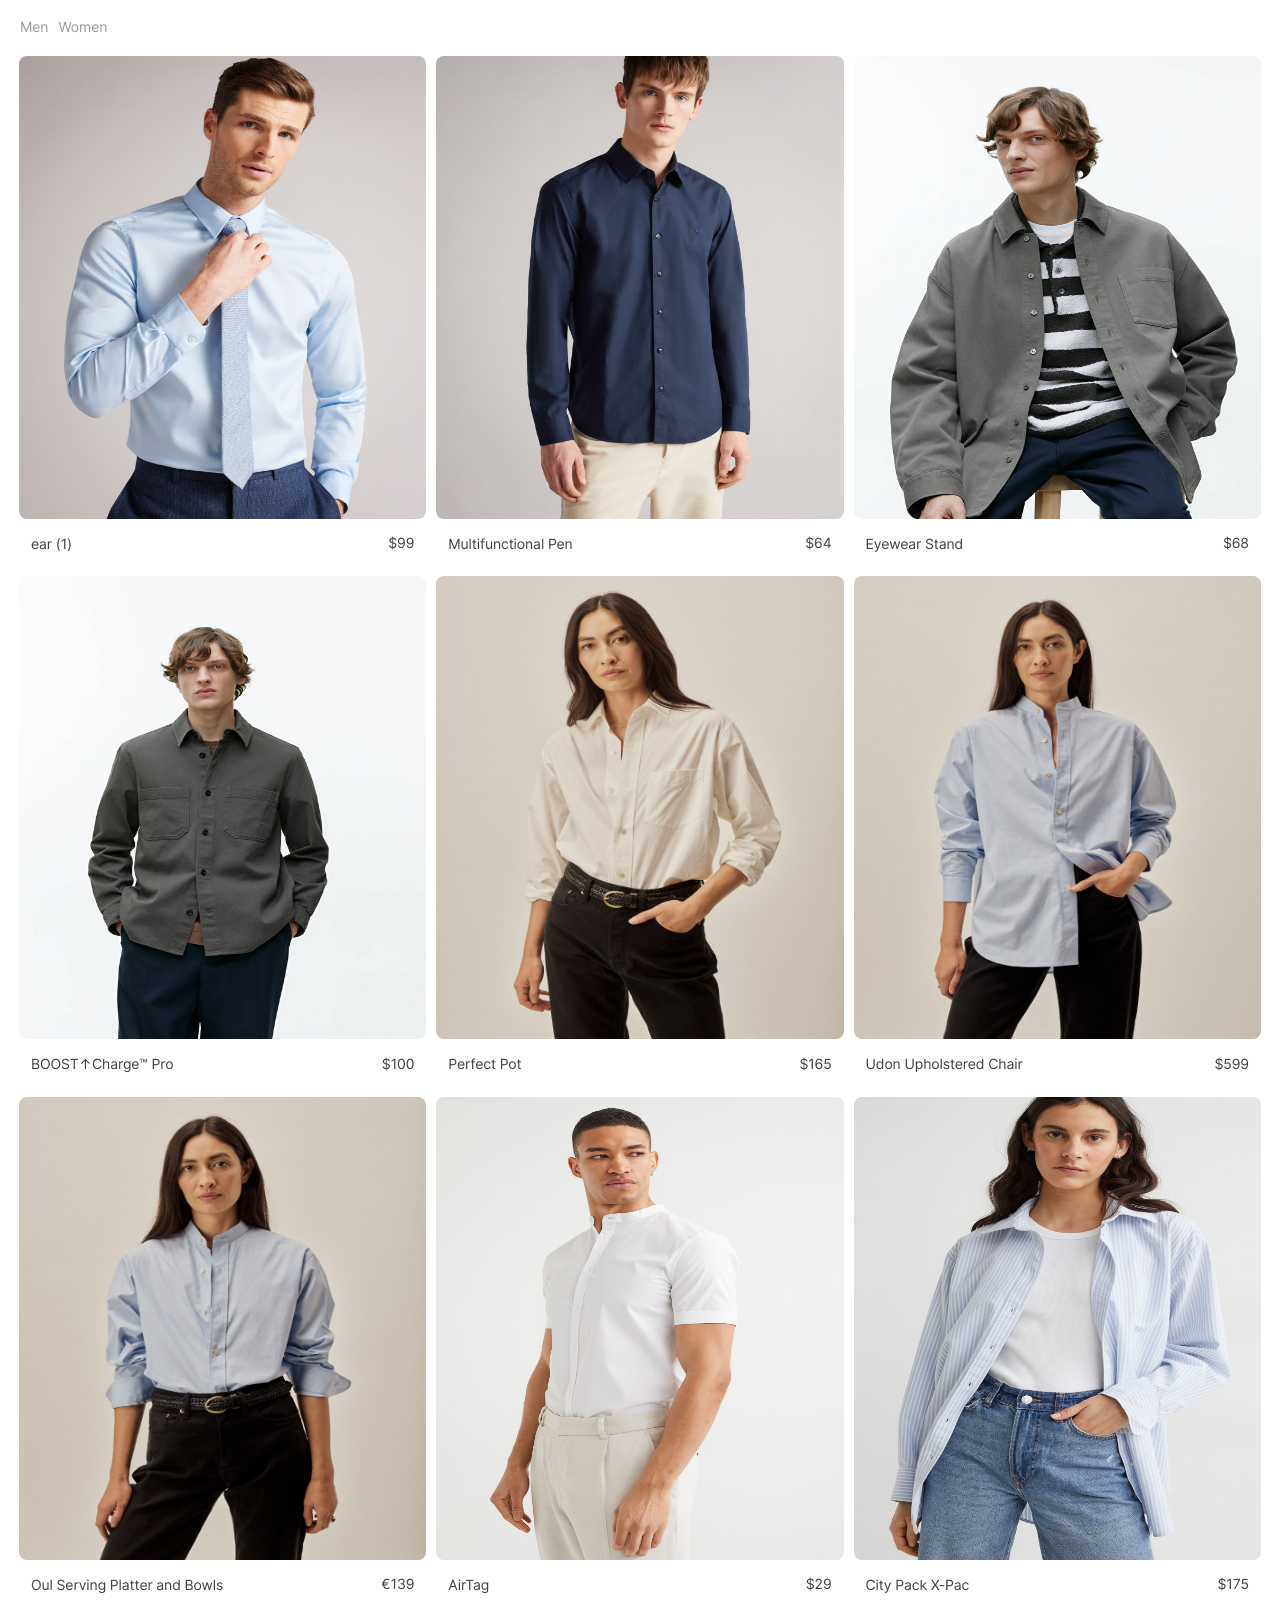
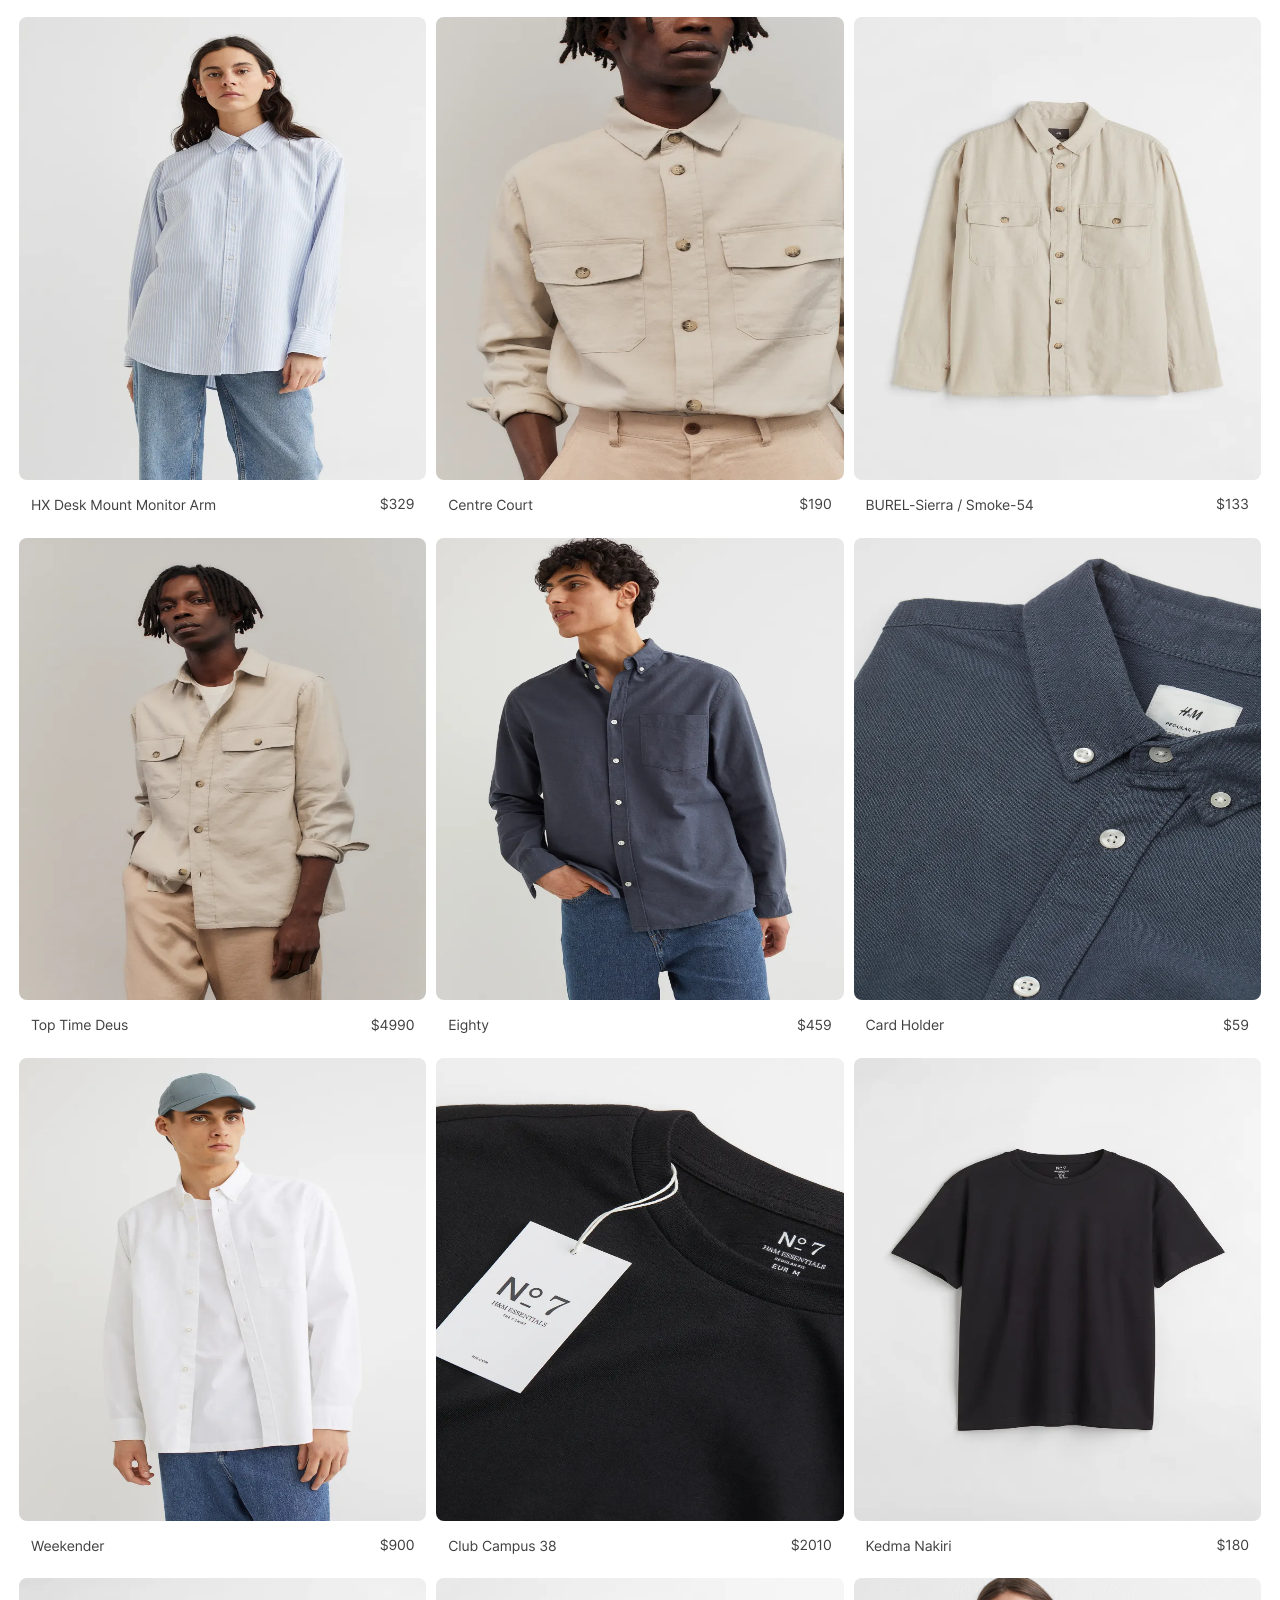
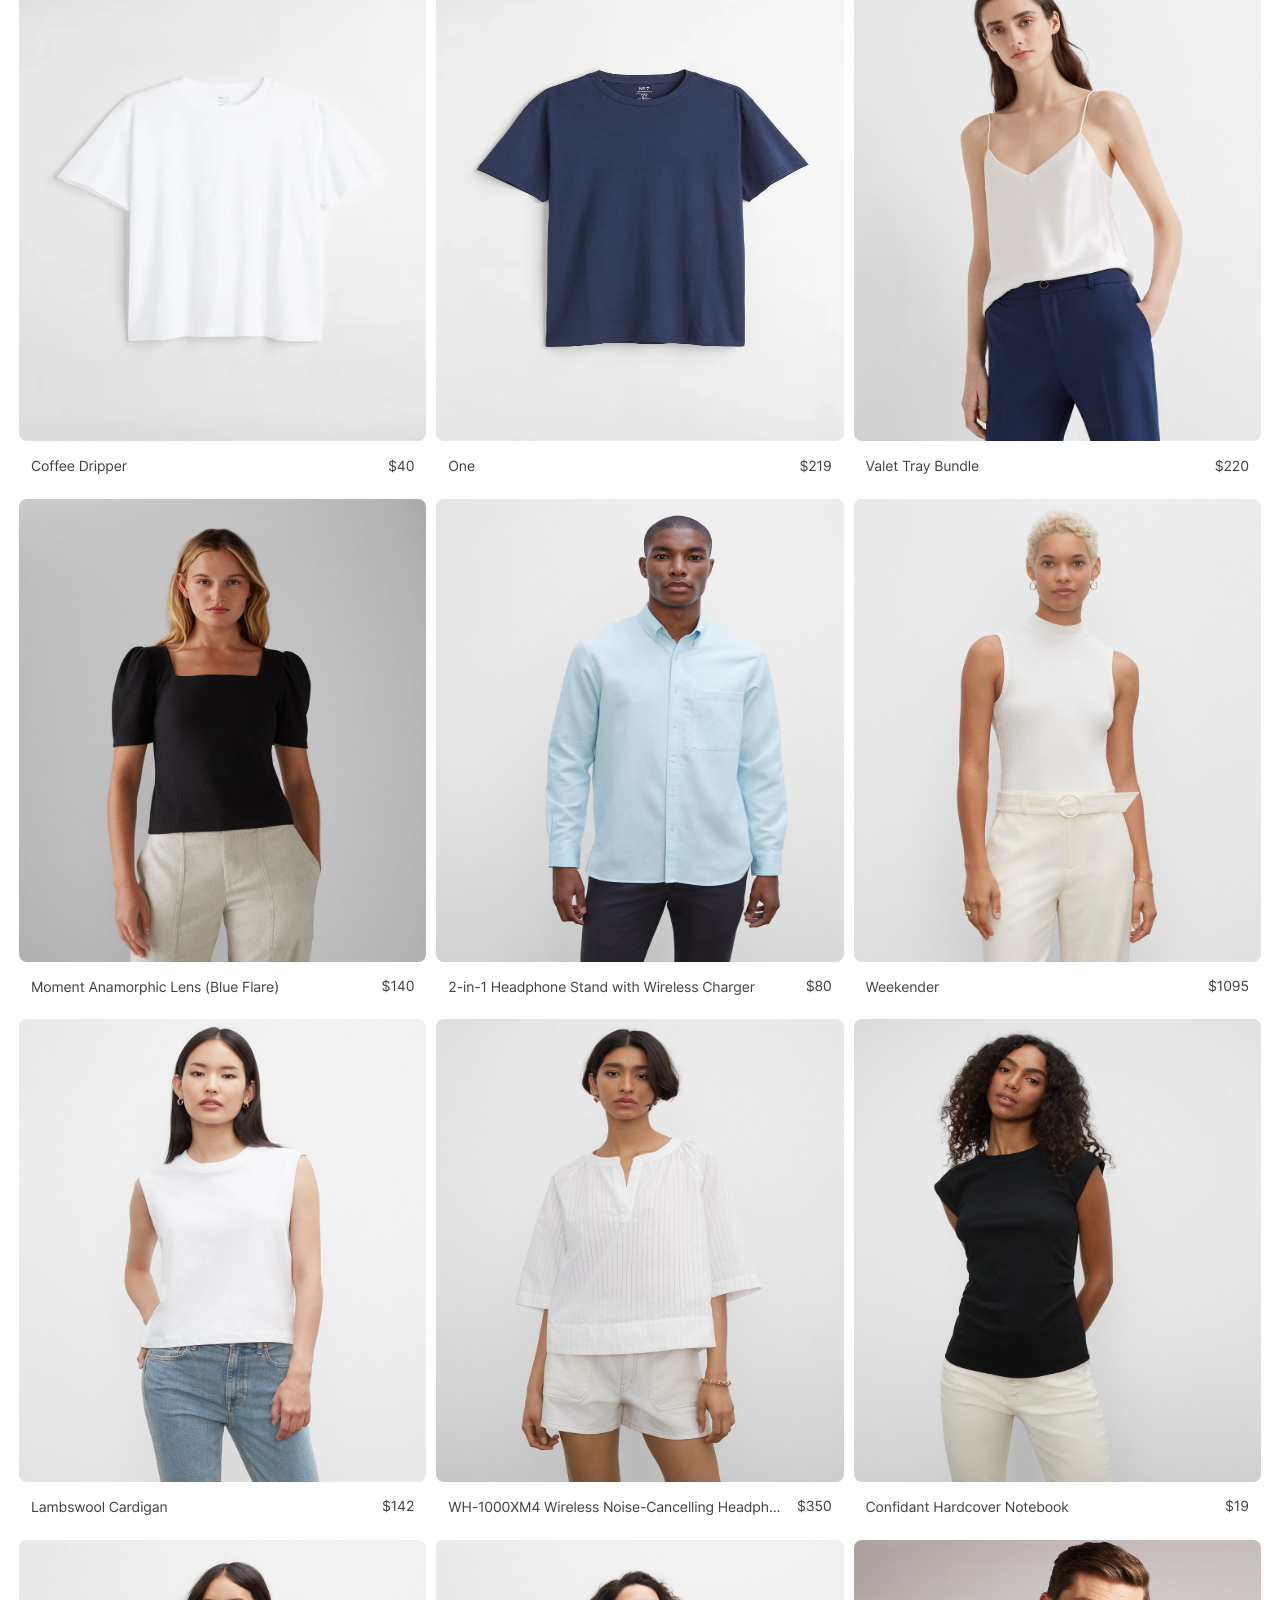
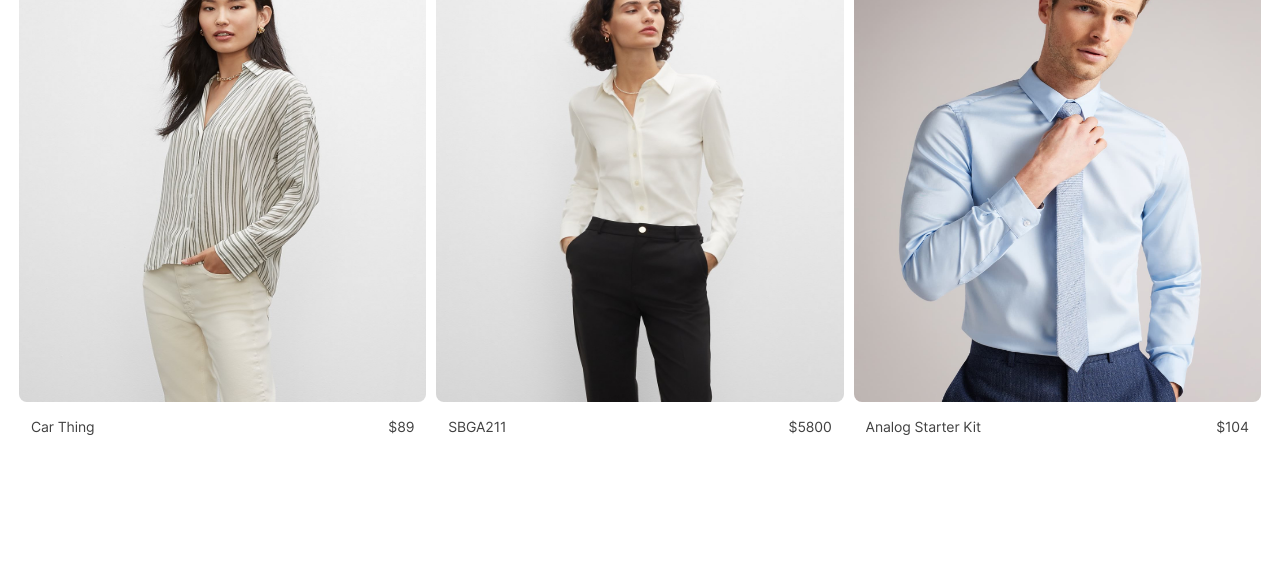
<file: men.html>
<!DOCTYPE html>
<html>
  <meta
    http-equiv="content-type"
    content="text/html;charset=utf-8"
  />
  <head>
    <title>Men Collection | Montbelard</title>
    <meta name="viewport" content="width=device-width,initial-scale=1" />
    <link rel="icon" type="image/x-icon" href="./assets/favicon.png" />

    <meta name="csrf-param" content="authenticity_token" />
    <meta
      name="csrf-token"
      content="CmIJMmzF8DgynRPpnDhOrdOayxykBBYrL_bOk3QIuBf1Qo-Gb3dn47gRqMuLcT_Z2thnuTuisHl2S_QbQWtPWA"
    />

    <meta
      name="viewport"
      content="width=device-width, initial-scale=1, maximum-scale=1"
    />
    <link
      rel="stylesheet"
      href="./assets/application-e44e84cb7a0a4700165549f7e8f2d6a50076e271dafc00f7382ab189fef6e23a.css"
      data-turbo-track="reload"
    />
    <script type="importmap" data-turbo-track="reload">
      {
        "imports": {
          "application": "/assets/application-e275d80d01554af6e4b3aa3dcc86c6331b863181478337d1ec72e869baee7b44.js",
          "@hotwired/turbo-rails": "/assets/turbo.min-96cbf52c71021ba210235aaeec4720012d2c1df7d2dab3770cfa49eea3bb09da.js",
          "@hotwired/stimulus": "/assets/stimulus.min-900648768bd96f3faeba359cf33c1bd01ca424ca4d2d05f36a5d8345112ae93c.js",
          "@hotwired/stimulus-loading": "/assets/stimulus-loading-1fc59770fb1654500044afd3f5f6d7d00800e5be36746d55b94a2963a7a228aa.js",
          "jquery": "/assets/jquery.min-58fa327d47526faff06ea7057a0022e9c42b2ca3a9aeea413f0e18176a63cd9f.js",
          "controllers/application": "/assets/controllers/application-368d98631bccbf2349e0d4f8269afb3fe9625118341966de054759d96ea86c7e.js",
          "controllers/hello_controller": "/assets/controllers/hello_controller-549135e8e7c683a538c3d6d517339ba470fcfb79d62f738a0a089ba41851a554.js",
          "controllers": "/assets/controllers/index-2db729dddcc5b979110e98de4b6720f83f91a123172e87281d5a58410fc43806.js",
          "controllers/turbo_modal_controller": "/assets/controllers/turbo_modal_controller-f3888fddb4148f8e688804b384c1b8f020ccfa213803bbcee5901eba29c617dd.js"
        }
      }
    </script>
  </head>

  <body>
    <turbo-frame id="modal"></turbo-frame>
    <header>
      <ul class="nav">
        <li><a class="text-tertiary" href="men.html">Men</a></li>
        <li>
          <a class="text-tertiary" href="women.html">Women</a>
        </li>
      </ul>
    </header>
    <div class="container">
      <turbo-frame id="page_handler"></turbo-frame>
      <div id="items" class="grid">
        <div id="item_135" class="item">
          <div class="item-inner">
            <div class="item-card">
              <span class="item-img-wrap"
              >
                <div class="img-spacer" style="width: 100% ; height: 100% ;"  >
                  <img 
                  src="Others/store/262126_PL-BLUE_1.jpg"
                  />
                </div>
              </a>
            </div>

            <div class="item-info">
              <div class="stack horizontal bulleted"></div>
              <div class="stack horizontal m-2">
                <div class="text-ellipsis">
                  <p
                    class="text-secondary"
                    >ear (1)</p
                  >
                </div>
                <div class="text-secondary">$99</div>
              </div>
            </div>
          </div>
        </div>
        <div id="item_134" class="item">
          <div class="item-inner">
            <div class="item-card">
              <span class="item-img-wrap"
              >
                <div class="img-spacer" style="width: 100% ; height: 100%;">
                  <img
                    src="Others/store/264643_NAVY_1.jpg"
                  />
                </div>
              </a>
            </div>

            <div class="item-info">
              <div class="stack horizontal bulleted"></div>
              <div class="stack horizontal m-2">
                <div class="text-ellipsis">
                  <p
                    class="text-secondary"
                    >Multifunctional Pen</a
                  >
                </div>
                <div class="text-secondary">$64</div>
              </div>
            </div>
          </div>
        </div>
        <div id="item_133" class="item">
          <div class="item-inner">
            <div class="item-card">
              <span class="item-img-wrap"
              >
                <div class="img-spacer" style="width: 100% ; height: 100%;">
                  <img
                    src="Others/store/app006prod.jpg"
                  />
                </div>
              </a>
            </div>
            <div class="item-info">
              <div class="stack horizontal bulleted"></div>
              <div class="stack horizontal m-2">
                <div class="text-ellipsis">
                  <p
                    class="text-secondary"
                    >Eyewear Stand</a
                  >
                </div>
                <div class="text-secondary">$68</div>
              </div>
            </div>
          </div>
        </div>
        <div id="item_132" class="item">
          <div class="item-inner">
            <div class="item-card">
              <span class="item-img-wrap"
              >
                <div class="img-spacer" style="width: 100%; height: 100%;">
                  <img
                    src="Others/store/arket.jpg"
                  />
                </div>
              </a>
            </div>
            <div class="item-info">
              <div class="stack horizontal bulleted"></div>
              <div class="stack horizontal m-2">
                <div class="text-ellipsis">
                  <p
                    class="text-secondary"
                    >BOOST↑Charge™ Pro</a
                  >
                </div>
                <div class="text-secondary">$100</div>
              </div>
            </div>
          </div>
        </div>
        <div id="item_131" class="item">
          <div class="item-inner">
            <div class="item-card">
              <span class="item-img-wrap"
              >
                <div class="img-spacer" style="width: 100% ; height: 100%;">
                  <img
                    src="Others/store/BW13116.529WHT_2892.jpg"
                  />
                </div>
              </a>
            </div>
            <div class="item-info">
              <div class="stack horizontal bulleted"></div>
              <div class="stack horizontal m-2">
                <div class="text-ellipsis">
                  <p
                    class="text-secondary"
                    >Perfect Pot</a
                  >
                </div>
                <div class="text-secondary">$165</div>
              </div>
            </div>
          </div>
        </div>
        <div id="item_130" class="item">
          <div class="item-inner">
            <div class="item-card">
              <span class="item-img-wrap"
              >
                <div class="img-spacer" style="width: 100% ; height: 100%;">
                  <img
                    src="Others/store/BW13141.529FRB_1745.jpg"
                  />
                </div>
              </a>
            </div>
            <div class="item-info">
              <div class="stack horizontal bulleted"></div>
              <div class="stack horizontal m-2">
                <div class="text-ellipsis">
                  <p
                    class="text-secondary"
                    >Udon Upholstered Chair</a
                  >
                </div>
                <div class="text-secondary">$599</div>
              </div>
            </div>
          </div>
        </div>
        <div id="item_129" class="item">
          <div class="item-inner">
            <div class="item-card">
              <span class="item-img-wrap"
              >
                <div class="img-spacer" style="width: 100% ; height: 100%;">
                  <img
                    src="Others/store/BW13141.529FRB_1825.jpg"
                  />
                </div>
              </a>
            </div>
            <div class="item-info">
              <div class="stack horizontal bulleted"></div>
              <div class="stack horizontal m-2">
                <div class="text-ellipsis">
                  <p
                    class="text-secondary"
                    >Oul Serving Platter and Bowls</a
                  >
                </div>
                <div class="text-secondary">€139</div>
              </div>
            </div>
          </div>
        </div>
        <div id="item_128" class="item">
          <div class="item-inner">
            <div class="item-card">
              <span class="item-img-wrap"
              >
                <div class="img-spacer" style="width: 100% ; height: 100%;">
                  <img
                    src="Others/store/h&m.jpg"
                  />
                </div>
              </a>
            </div>
            <div class="item-info">
              <div class="stack horizontal bulleted"></div>
              <div class="stack horizontal m-2">
                <div class="text-ellipsis">
                  <p
                    class="text-secondary"
                    >AirTag</a
                  >
                </div>
                <div class="text-secondary">$29</div>
              </div>
            </div>
          </div>
        </div>
        <div id="item_127" class="item">
          <div class="item-inner">
            <div class="item-card">
              <span class="item-img-wrap"
              >
                <div class="img-spacer" style="width: 100% ; height: 100%;">
                  <img
                    src="Others/store/hm1.jpg"
                  />
                </div>
              </a>
            </div>
            <div class="item-info">
              <div class="stack horizontal bulleted"></div>
              <div class="stack horizontal m-2">
                <div class="text-ellipsis">
                  <p
                    class="text-secondary"
                    >City Pack X-Pac</a
                  >
                </div>
                <div class="text-secondary">$175</div>
              </div>
            </div>
          </div>
        </div>
        <div id="item_126" class="item">
          <div class="item-inner">
            <div class="item-card">
              <span class="item-img-wrap"
              >
                <div class="img-spacer" style="width: 100% ; height: 100%;">
                  <img
                    src="Others/store/hm2.webp"
                  />
                </div>
              </a>
            </div>
            <div class="item-info">
              <div class="stack horizontal bulleted"></div>
              <div class="stack horizontal m-2">
                <div class="text-ellipsis">
                  <p
                    class="text-secondary"
                    >HX Desk Mount Monitor Arm</a
                  >
                </div>
                <div class="text-secondary">$329</div>
              </div>
            </div>
          </div>
        </div>
        <div id="item_124" class="item">
          <div class="item-inner">
            <div class="item-card">
              <span class="item-img-wrap"
              >
                <div class="img-spacer" style="width: 100% ; height: 100%;">
                  <img
                    src="Others/store/hm3.webp"
                  />
                </div>
              </a>
            </div>
            <div class="item-info">
              <div class="stack horizontal bulleted"></div>
              <div class="stack horizontal m-2">
                <div class="text-ellipsis">
                  <p
                    class="text-secondary"
                    >Centre Court</a
                  >
                </div>
                <div class="text-secondary">$190</div>
              </div>
            </div>
          </div>
        </div>
        <div id="item_123" class="item">
          <div class="item-inner">
            <div class="item-card">
              <span class="item-img-wrap"
              >
                <div class="img-spacer" style="width: 100% ; height: 100%;">
                  <img
                    src="Others/store/hm4.webp"
                  />
                </div>
              </a>
            </div>
            <div class="item-info">
              <div class="stack horizontal bulleted"></div>
              <div class="stack horizontal m-2">
                <div class="text-ellipsis">
                  <p
                    class="text-secondary"
                    >BUREL-Sierra / Smoke-54</a
                  >
                </div>
                <div class="text-secondary">$133</div>
              </div>
            </div>
          </div>
        </div>
        <div id="item_122" class="item">
          <div class="item-inner">
            <div class="item-card">
              <span class="item-img-wrap"
              >
                <div class="img-spacer" style="width: 100% ; height: 100%;">
                  <img
                    src="Others/store/hm5.webp"
                  />
                </div>
              </a>
            </div>
            <div class="item-info">
              <div class="stack horizontal bulleted">
              </div>
              <div class="stack horizontal m-2">
                <div class="text-ellipsis">
                  <p
                    class="text-secondary"
                    >Top Time Deus</a
                  >
                </div>
                <div class="text-secondary">$4990</div>
              </div>
            </div>
          </div>
        </div>
        <div id="item_121" class="item">
          <div class="item-inner">
            <div class="item-card">
              <span class="item-img-wrap"
              >
                <div class="img-spacer" style="width: 100% ; height: 100%;">
                  <img
                    src="Others/store/hm6.webp"
                  />
                </div>
              </a>
            </div>
            <div class="item-info">
              <div class="stack horizontal bulleted"></div>
              <div class="stack horizontal m-2">
                <div class="text-ellipsis">
                  <p
                    class="text-secondary"
                    >Eighty</a
                  >
                </div>
                <div class="text-secondary">$459</div>
              </div>
            </div>
          </div>
        </div>
        <div id="item_120" class="item">
          <div class="item-inner">
            <div class="item-card">
              <span class="item-img-wrap"
              >
                <div class="img-spacer" style="width: 100% ; height: 100%;">
                  <img
                    src="Others/store/hm7.webp"
                  />
                </div>
              </a>
            </div>
            <div class="item-info">
              <div class="stack horizontal bulleted"></div>
              <div class="stack horizontal m-2">
                <div class="text-ellipsis">
                  <p
                    class="text-secondary"
                    >Card Holder</a
                  >
                </div>
                <div class="text-secondary">$59</div>
              </div>
            </div>
          </div>
        </div>
        <div id="item_119" class="item">
          <div class="item-inner">
            <div class="item-card">
              <span class="item-img-wrap"
              >
                <div class="img-spacer" style="width: 100% ; height: 100%;">
                  <img
                    src="Others/store/hm8.webp"
                  />
                </div>
              </a>
            </div>
            <div class="item-info">
              <div class="stack horizontal bulleted"></div>
              <div class="stack horizontal m-2">
                <div class="text-ellipsis">
                  <p
                    class="text-secondary"
                    >Weekender</a
                  >
                </div>
                <div class="text-secondary">$900</div>
              </div>
            </div>
          </div>
        </div>
        <div id="item_118" class="item">
          <div class="item-inner">
            <div class="item-card">
              <span class="item-img-wrap"
              >
                <div class="img-spacer" style="width: 100% ; height: 100%;">
                  <img
                    src="Others/store/hm9.webp"
                  />
                </div>
              </a>
            </div>
            <div class="item-info">
              <div class="stack horizontal bulleted"></div>
              <div class="stack horizontal m-2">
                <div class="text-ellipsis">
                  <p
                    class="text-secondary"
                    >Club Campus 38</a
                  >
                </div>
                <div class="text-secondary">$2010</div>
              </div>
            </div>
          </div>
        </div>
        <div id="item_116" class="item">
          <div class="item-inner">
            <div class="item-card">
              <span class="item-img-wrap"
              >
                <div class="img-spacer" style="width: 100% ; height: 100%;">
                  <img
                    src="Others/store/hm10.webp"
                  />
                </div>
              </a>
            </div>
            <div class="item-info">
              <div class="stack horizontal bulleted"></div>
              <div class="stack horizontal m-2">
                <div class="text-ellipsis">
                  <p
                    class="text-secondary"
                    >Kedma Nakiri</a
                  >
                </div>
                <div class="text-secondary">$180</div>
              </div>
            </div>
          </div>
        </div>
        <div id="item_115" class="item">
          <div class="item-inner">
            <div class="item-card">
              <span class="item-img-wrap"
              >
                <div class="img-spacer" style="width: 100% ; height: 100%;">
                  <img
                    src="Others/store/hm11.webp"
                  />
                </div>
              </a>
            </div>
            <div class="item-info">
              <div class="stack horizontal bulleted"></div>
              <div class="stack horizontal m-2">
                <div class="text-ellipsis">
                  <p
                    class="text-secondary"
                    >Coffee Dripper</a
                  >
                </div>
                <div class="text-secondary">$40</div>
              </div>
            </div>
          </div>
        </div>
        <div id="item_114" class="item">
          <div class="item-inner">
            <div class="item-card">
              <span class="item-img-wrap"
              >
                <div class="img-spacer" style="width: 100% ; height: 100%;">
                  <img
                    src="Others/store/hm12.webp"
                  />
                </div>
              </a>
            </div>
            <div class="item-info">
              <div class="stack horizontal bulleted"></div>
              <div class="stack horizontal m-2">
                <div class="text-ellipsis">
                  <p
                    class="text-secondary"
                    >One</a
                  >
                </div>
                <div class="text-secondary">$219</div>
              </div>
            </div>
          </div>
        </div>
        <div id="item_113" class="item">
          <div class="item-inner">
            <div class="item-card">
              <span class="item-img-wrap"
              >
                <div class="img-spacer" style="width: 100% ; height: 100%;">
                  <img
                    src="Others/store/s7-1365363_lifestyle.jpg"
                  />
                </div>
              </a>
            </div>
            <div class="item-info">
              <div class="stack horizontal bulleted"></div>
              <div class="stack horizontal m-2">
                <div class="text-ellipsis">
                  <p
                    class="text-secondary"
                    >Valet Tray Bundle</a
                  >
                </div>
                <div class="text-secondary">$220</div>
              </div>
            </div>
          </div>
        </div>
        <div id="item_112" class="item">
          <div class="item-inner">
            <div class="item-card">
              <span class="item-img-wrap"
              >
                <div class="img-spacer" style="width: 100% ; height: 100%;">
                  <img
                    src="Others/store/s7-1383229_lifestyle.jpg"
                  />
                </div>
              </a>
            </div>
            <div class="item-info">
              <div class="stack horizontal bulleted"></div>
              <div class="stack horizontal m-2">
                <div class="text-ellipsis">
                  <p
                    class="text-secondary"
                    >Moment Anamorphic Lens (Blue Flare)</a
                  >
                </div>
                <div class="text-secondary">$140</div>
              </div>
            </div>
          </div>
        </div>
        <div id="item_111" class="item">
          <div class="item-inner">
            <div class="item-card">
              <span class="item-img-wrap"
              >
                <div class="img-spacer" style="width: 100% ; height: 100%;">
                  <img
                    src="Others/store/s7-1406949_lifestyle.jpg"
                  />
                </div>
              </a>
            </div>
            <div class="item-info">
              <div class="stack horizontal bulleted"></div>
              <div class="stack horizontal m-2">
                <div class="text-ellipsis">
                  <p
                    class="text-secondary"
                    >2-in-1 Headphone Stand with Wireless Charger</a
                  >
                </div>
                <div class="text-secondary">$80</div>
              </div>
            </div>
          </div>
        </div>
        <div id="item_110" class="item">
          <div class="item-inner">
            <div class="item-card">
              <span class="item-img-wrap"
              >
                <div class="img-spacer" style="width: 100% ; height: 100%;">
                  <img
                    src="Others/store/s7-1409878_lifestyle.jpg"
                  />
                </div>
              </a>
            </div>
            <div class="item-info">
              <div class="stack horizontal bulleted"></div>
              <div class="stack horizontal m-2">
                <div class="text-ellipsis">
                  <p
                    class="text-secondary"
                    >Weekender</a
                  >
                </div>
                <div class="text-secondary">$1095</div>
              </div>
            </div>
          </div>
        </div>
        <div id="item_109" class="item">
          <div class="item-inner">
            <div class="item-card">
              <span class="item-img-wrap"
              >
                <div class="img-spacer" style="width: 100% ; height: 100%;">
                  <img
                    src="Others/store/s7-1421579_lifestyle.jpg"
                  />
                </div>
              </a>
            </div>
            <div class="item-info">
              <div class="stack horizontal bulleted"></div>
              <div class="stack horizontal m-2">
                <div class="text-ellipsis">
                  <p
                    class="text-secondary"
                    >Lambswool Cardigan</a
                  >
                </div>
                <div class="text-secondary">$142</div>
              </div>
            </div>
          </div>
        </div>
        <div id="item_108" class="item">
          <div class="item-inner">
            <div class="item-card">
              <span class="item-img-wrap"
              >
                <div class="img-spacer" style="width: 100% ; height: 100%;">
                  <img
                    src="Others/store/s7-1421615_lifestyle.jpg"
                  />
                </div>
              </a>
            </div>
            <div class="item-info">
              <div class="stack horizontal bulleted"></div>
              <div class="stack horizontal m-2">
                <div class="text-ellipsis">
                  <p
                    class="text-secondary"
                    >WH-1000XM4 Wireless Noise-Cancelling Headphones</a
                  >
                </div>
                <div class="text-secondary">$350</div>
              </div>
            </div>
          </div>
        </div>
        <div id="item_107" class="item">
          <div class="item-inner">
            <div class="item-card">
              <span class="item-img-wrap"
              >
                <div class="img-spacer" style="width: 100% ; height: 100%;">
                  <img
                    src="Others/store/s7-1426487_lifestyle.jpg"
                  />
                </div>
              </a>
            </div>
            <div class="item-info">
              <div class="stack horizontal bulleted"></div>
              <div class="stack horizontal m-2">
                <div class="text-ellipsis">
                  <p
                    class="text-secondary"
                    >Confidant Hardcover Notebook</a
                  >
                </div>
                <div class="text-secondary">$19</div>
              </div>
            </div>
          </div>
        </div>
        <div id="item_106" class="item">
          <div class="item-inner">
            <div class="item-card">
              <span class="item-img-wrap"
              >
                <div class="img-spacer" style="width: 100% ; height: 100%;">
                  <img
                    src="Others/store/s7-1431349_lifestyle.jpg"
                  />
                </div>
              </a>
            </div>
            <div class="item-info">
              <div class="stack horizontal bulleted"></div>
              <div class="stack horizontal m-2">
                <div class="text-ellipsis">
                  <p
                    class="text-secondary"
                    >Car Thing</a
                  >
                </div>
                <div class="text-secondary">$89</div>
              </div>
            </div>
          </div>
        </div>
        <div id="item_105" class="item">
          <div class="item-inner">
            <div class="item-card">
              <span class="item-img-wrap"
              >
                <div class="img-spacer" style="width: 100% ; height: 100%;">
                  <img
                    src="Others/store/s7-1441760_lifestyle.jpg"
                  />
                </div>
              </a>
            </div>
            <div class="item-info">
              <div class="stack horizontal bulleted"></div>
              <div class="stack horizontal m-2">
                <div class="text-ellipsis">
                  <p
                    class="text-secondary"
                    >SBGA211</a
                  >
                </div>
                <div class="text-secondary">$5800</div>
              </div>
            </div>
          </div>
        </div>
        <div id="item_104" class="item">
          <div class="item-inner">
            <div class="item-card">
              <span class="item-img-wrap"
              >
                <div class="img-spacer" style="width: 100% ; height: 100%;">
                  <img
                    src="Others/store/262126_PL-BLUE_1.jpg"
                  />
                </div>
              </a>
            </div>
            <div class="item-info">
              <div class="stack horizontal bulleted"></div>
              <div class="stack horizontal m-2">
                <div class="text-ellipsis">
                  <p
                    class="text-secondary"
                    >Analog Starter Kit</a
                  >
                </div>
                <div class="text-secondary">$104</div>
              </div>
            </div>
          </div>
        </div>
      </div>
    </div>
  </body>

  
</html>
</file>
<file: assets/application-e44e84cb7a0a4700165549f7e8f2d6a50076e271dafc00f7382ab189fef6e23a.css>
html,
body {
  height: 100%;
}
html,
body,
div,
span,
applet,
object,
iframe,
h1,
h2,
h3,
h4,
h5,
h6,
p,
blockquote,
pre,
a,
abbr,
acronym,
address,
big,
cite,
code,
del,
dfn,
em,
img,
ins,
kbd,
q,
s,
samp,
small,
strike,
strong,
sub,
sup,
tt,
var,
b,
u,
i,
center,
dl,
dt,
dd,
ol,
ul,
li,
fieldset,
form,
label,
legend,
table,
caption,
tbody,
tfoot,
thead,
tr,
th,
td,
article,
aside,
canvas,
details,
embed,
figure,
figcaption,
footer,
header,
hgroup,
menu,
nav,
output,
ruby,
section,
summary,
time,
mark,
audio,
video {
  margin: 0;
  padding: 0;
  border: 0;
  font-size: 100%;
  font: inherit;
  vertical-align: baseline;
}
article,
aside,
details,
figcaption,
figure,
footer,
header,
hgroup,
menu,
nav,
section {
  display: block;
}
body {
  line-height: 1;
}
ol,
ul {
  list-style: none;
}
blockquote,
q {
  quotes: none;
}
blockquote:before,
blockquote:after,
q:before,
q:after {
  content: "";
  content: none;
}
table {
  border-collapse: collapse;
  border-spacing: 0;
}
@font-face {
  font-family: "Inter";
  font-style: normal;
  font-weight: 400;
  font-display: swap;
  src: url(Inter-Regular-4d3af571c1eaf96e1e58f88a158ff9107e7aa77e5dce7f5e30cea5d7149c6f703535.woff2?v=3.19)
    format("woff2");
}
@font-face {
  font-family: "Inter";
  font-style: italic;
  font-weight: 400;
  font-display: swap;
  src: url(Inter-Italic-84f92323132b38ed1874f8bd8627ec9f4e76192a9e44a7b58cc95d33360400323535.woff2?v=3.19)
    format("woff2");
}
.mask-primary {
  background: black;
}
.mask-secondary {
  background: rgba(0, 0, 0, 0.75);
}
.mask-tertiary {
  background: rgba(0, 0, 0, 0.4);
}
.mask-ui-white {
  background: #ffffff;
}
.mask-ui-light {
  background: #cccccc;
}
.mask-ui-yellow {
  background: #ffc120;
}
.text-primary {
  color: black;
}
.text-secondary {
  color: rgba(0, 0, 0, 0.75);
}
.text-tertiary {
  color: rgba(0, 0, 0, 0.4);
}
.icon-save-outline {
  mask: url(icon-save-outline-89fa9eba53f4b8af594856bebce8d0a88355851d54d084ff6447238d7d8007bb.svg);
  -webkit-mask: url(icon-save-outline-89fa9eba53f4b8af594856bebce8d0a88355851d54d084ff6447238d7d8007bb.svg);
}
.icon-eye-outline {
  mask: url(icon-eye-outline-1902338930f35864e1d7a27d0823d137c8ef6a620ceaac6a120424ba3adc9f49.svg);
  -webkit-mask: url(icon-eye-outline-1902338930f35864e1d7a27d0823d137c8ef6a620ceaac6a120424ba3adc9f49.svg);
}
.icon-go-outline {
  mask: url(icon-go-outline-30afa2cd2fe8748ed78fe93ec51bf377d631f47418d623991a4edba2f6c07594.svg);
  -webkit-mask: url(icon-go-outline-30afa2cd2fe8748ed78fe93ec51bf377d631f47418d623991a4edba2f6c07594.svg);
}
.icon-open-outline {
  mask: url(icon-open-outline-ccd9221d2b9c338f5364cf690e42c38510e41d00d9d3510950bbabed3e4af958.svg);
  -webkit-mask: url(icon-open-outline-ccd9221d2b9c338f5364cf690e42c38510e41d00d9d3510950bbabed3e4af958.svg);
}
.icon-save-solid {
  mask: url(icon-save-solid-44790a797884d289bd2a836cdff4667e87a19708f93fe774344b271924adbdd8.svg);
  -webkit-mask: url(icon-save-solid-44790a797884d289bd2a836cdff4667e87a19708f93fe774344b271924adbdd8.svg);
}
.icon-twitter-solid {
  mask: url(icon-twitter-solid-34c2c54f4b313467a88f04ce1a2fcb391a121787aca5d2948736a95af2d3de48.svg);
  -webkit-mask: url(icon-twitter-solid-34c2c54f4b313467a88f04ce1a2fcb391a121787aca5d2948736a95af2d3de48.svg);
}
.monogram {
  width: 36px;
  height: 36px;
  mask: url(monogram-3d99635f6ee10acd7c196542659ded7d10abc07bf6e6462b83f000e7f3357d07.svg)
    center center no-repeat;
  -webkit-mask: url(monogram-3d99635f6ee10acd7c196542659ded7d10abc07bf6e6462b83f000e7f3357d07.svg)
    center center no-repeat;
  background: black !important;
  background-size: 36px 36px;
  margin: 0 0 12px 0;
}
.action-group {
  display: flex;
  align-items: center;
  gap: 6px;
}
body {
  font-family: "Inter", system-ui, -apple-system, BlinkMacSystemFont, sans-serif !important;
  font-feature-settings: "ss03" on;
  font-size: 14px;
  letter-spacing: -0.009em;
  line-height: 120%;
  color: black;
  background: #ffffff;
  -webkit-font-smoothing: antialiased;
  -moz-osx-font-smoothing: grayscale;
  text-rendering: geometricPrecision;
}
.container {
  display: flex;
  flex-direction: column;
  padding: 0 10px 30px 10px;
}
::placeholder,
::-webkit-input-placeholder,
::-moz-placeholder,
:-ms-input-placeholder,
:-moz-placeholder {
  color: rgba(0, 0, 0, 0.2) !important;
  white-space: nowrap;
  overflow: hidden;
  text-overflow: ellipsis;
}
input[type="text"],
textarea,
select {
  font-family: "Inter", system-ui, -apple-system, BlinkMacSystemFont, sans-serif !important;
  font-size: 15px;
  line-height: 100%;
  outline: none;
  border: none;
  background: #ffffff;
  margin: 0;
  padding: 0;
  resize: none;
}
select {
  -webkit-appearance: none;
  background: url(icon-caret-down-0f000b7a9fc6198f04bba88e9e5a65925c3d8f4ea4fbfab8970ed4d5ce9c941c.svg)
    center right no-repeat;
  white-space: nowrap;
  overflow: hidden;
  text-overflow: ellipsis;
  line-height: 18px;
}
h1 {
  font-size: 20px;
  line-height: 120%;
}
p {
  line-height: 140%;
}
span {
  font-size: 12px;
}
a {
  display: inline-flex;
  flex-shrink: 0;
  color: inherit;
  text-decoration: none;
  gap: 4px;
}
a.active {
  color: black;
  font-style: italic;
  text-decoration: underline;
}
a.active .icon-save-outline {
  mask: url(icon-save-solid-44790a797884d289bd2a836cdff4667e87a19708f93fe774344b271924adbdd8.svg);
  -webkit-mask: url(icon-save-solid-44790a797884d289bd2a836cdff4667e87a19708f93fe774344b271924adbdd8.svg);
  background: #ffc120;
}
a:hover {
  text-decoration: underline;
}
.icon {
  display: inline-block;
  flex-shrink: 0;
  width: 20px;
  height: 20px;
  mask-size: cover;
  -webkit-mask-size: cover;
}
.icon.small {
  width: 16px;
  height: 16px;
}
.btn {
  display: inline-flex;
  gap: 8px;
  align-items: center;
  justify-content: center;
  font-family: "Inter", system-ui, -apple-system, BlinkMacSystemFont, sans-serif !important;
  border-radius: 6px;
  border: none;
  outline: none;
  cursor: pointer;
}
.btn.primary {
  background: #252525;
  color: #ffffff;
}
.btn.primary:hover {
  text-decoration: none;
  background: #000000;
}
.btn.secondary {
  background: #eaeaed;
  color: rgba(0, 0, 0, 0.75);
}
.btn.secondary:hover {
  text-decoration: none;
  background: #e0e0e3;
}
.btn.tertiary {
  background: #ffffff;
  color: rgba(0, 0, 0, 0.75);
}
.btn.tertiary:hover {
  text-decoration: none;
  background: #e0e0e3;
}
.btn.medium {
  height: 36px;
  padding: 0 18px;
  font-size: 15px;
}
.btn.small {
  height: 30px;
  padding: 0 14px;
  font-size: 13px;
}
.btn.solid {
  width: 100%;
  padding: 0;
}
.btn-icon {
  width: 30px;
  height: 30px;
  border-radius: 6px;
  background: #ffffff;
  display: flex;
  align-items: center;
  justify-content: center;
}
.btn-icon:hover {
  box-shadow: 0px 1px 3px rgba(0, 0, 0, 0.09);
}
.stack {
  display: flex;
}
.stack.centered {
  align-items: center;
  justify-content: center;
  gap: 12px;
}
.stack.vertical {
  flex-direction: column;
  flex-grow: 1;
  gap: 8px;
}
.stack.horizontal {
  align-items: center;
  gap: 16px;
}
.m-2 {
  margin: 12px;
  margin-top: 0px;
}
.stack.horizontal.bulleted > * {
  position: relative;
}
.stack.horizontal.bulleted > *::after {
  content: "\00B7";
  position: absolute;
  right: -10px;
}
.stack.horizontal.bulleted > *:last-child::after {
  content: "";
}
.text-ellipsis {
  flex: 1;
  min-width: 0;
}
.text-ellipsis > * {
  display: block;
  white-space: nowrap;
  overflow: hidden;
  text-overflow: ellipsis;
}
header {
  display: flex;
  flex-direction: row;
  padding: 20px;
  align-items: flex-start;
  justify-content: space-between;
  gap: 36px;
}
nav {
  display: flex;
  gap: 36px;
}
ul.nav {
  display: flex;
  flex-direction: column;
  gap: 6px;
}
ul.nav > li {
  margin: 0;
  padding: 0;
}
.grid {
  display: grid;
  grid-auto-flow: row dense;
  grid-template-columns: 100%;
  margin: 0 0 20px 0;
}
.grid .item {
  width: 100%;
}
.grid .item .item-inner {
  padding: 0px 5px 10px 5px;
  display: flex;
  flex-direction: column;
  gap: 16px;
}
.grid .item .item-inner .item-card {
  background: #f4f4f6;
  border-radius: 10px !important;
  position: relative;
}
.grid .item .item-inner .item-card .item-actions {
  display: none;
  gap: 8px;
  position: absolute;
  top: 16px;
}
.grid .item .item-inner .item-card .item-actions.left {
  left: 16px;
}
.grid .item .item-inner .item-card .item-actions.right {
  right: 16px;
}
.grid .item .item-inner .item-card .item-actions.pinned {
  display: flex;
}
.grid .item .item-inner .item-card .item-img-wrap {
  aspect-ratio: 0.88;
  display: flex;
  align-items: center;
  justify-content: center;
}
.grid .item .item-inner .item-card .item-info {
  display: flex;
  flex-direction: column;
  gap: 3px;
  position: absolute;
  left: 16px;
  right: 16px;
  bottom: 16px;
}
.grid .item .item-inner .item-card .item-info .item-name {
  flex: 1;
  min-width: 0;
  margin: 0 12px 0 0;
}
.grid .item .item-inner .item-card .item-info .item-name > a {
  display: block;
  white-space: nowrap;
  overflow: hidden;
  text-overflow: ellipsis;
}
.grid .item .item-inner .item-card .item-info .item-info-meta {
  display: flex;
  flex-direction: row;
}
.grid .item .item-inner:hover .item-card {
  background: #eeeef0;
}
.grid .item .item-inner:hover .item-card .item-actions {
  display: flex;
}

.img-spacer {
  width: 62%;
  aspect-ratio: 1 / 1;
  position: absolute;
  z-index: 2;
  border-radius: 10px !important;
}
.img-spacer.hover {
  z-index: 1;
  display: none;
}
/* IMAGE STYLING */
.img-spacer > img {
  width: 100%;
  height: 100%;
  border-radius: 08px;
}
.img-spacer > img.img-main {
  z-index: 1;
}
.img-spacer > img.img-hover {
  display: none;
  z-index: 0;
}
.item-details {
  width: 70%;
}
.item-hero {
  display: flex;
  flex-direction: column;
  gap: 26px;
}
form {
  width: 500px;
  display: flex;
  flex-direction: column;
  gap: 20px;
}
form .form-fields {
  display: flex;
  flex-direction: column;
  padding: 4px 20px;
  border-radius: 10px;
  border: 1px solid #eeeeee;
}
form .form-fields .field {
  display: flex;
  align-items: flex-start;
  border-bottom: 1px dotted #dddddd;
}
form .form-fields .field:only-child,
form .form-fields .field:last-child {
  border: none;
}
form .form-fields .field > label {
  font-size: 13px;
  color: rgba(0, 0, 0, 0.4);
  width: 110px;
  flex-shrink: 0;
  line-height: 18px;
  padding: 14px 0;
}
form .form-fields .field > .field-content {
  flex: 1;
  flex-direction: column;
  padding: 14px 0;
  gap: 12px;
}
form .form-fields .field > .field-content .field-group {
  display: flex;
  flex-direction: column;
  gap: 8px;
}
form .form-fields .field > .field-content .field-group.horiz {
  flex-direction: row;
  gap: 16px;
}
form .form-fields .field > .field-content .field-group.horiz > *:first-child {
  width: 30%;
}
form .form-actions {
  display: flex;
  justify-content: space-between;
}
form .form-actions .fa-primary {
  display: flex;
  flex: 1;
  justify-content: flex-end;
  gap: 6px;
}
.modal-overlay {
  position: fixed;
  top: 0;
  left: 0;
  right: 0;
  bottom: 0;
  background: rgba(0, 0, 0, 0.1);
  -webkit-backdrop-filter: blur(10px);
  backdrop-filter: blur(10px);
  display: flex;
  justify-content: center;
  align-items: center;
  z-index: 100;
}
.modal {
  border-radius: 6px;
  z-index: 2;
  background: #ededef;
}
.modal .modal-header {
  height: 26px;
  display: flex;
  align-items: center;
  justify-content: space-between;
  padding: 0 10px;
  border-radius: 6px 0 0 6px;
}
.modal .modal-header .modal-dismiss {
  width: 12px;
  height: 12px;
  border-radius: 12px;
  background: #d5d5d5;
  border: none;
  outline: none;
  cursor: pointer;
}
.modal .modal-header .modal-dismiss:hover {
  background: #c5c5c5;
}
.modal .modal-content {
  padding: 30px;
  background: #ffffff;
  border-radius: 6px;
  display: flex;
  flex-direction: column;
  gap: 26px;
  width: 240px;
}
.pager {
  display: flex;
  flex-direction: column;
  align-items: center;
  justify-content: center;
  flex-grow: 1;
  gap: 4px;
}
@media all and (min-width: 768px) {
  .grid {
    grid-template-columns: 50% 50%;
    margin: 0 0 55px 0;
  }
  .container {
    min-height: calc(100% - 112px);
    padding: 56px 14px;
  }
  header {
    position: fixed;
    left: 0;
    right: 0;
    z-index: 99;
    background: rgba(255, 255, 255, 0.94);
    -webkit-backdrop-filter: blur(8px);
    backdrop-filter: blur(8px);
    padding: 20px;
  }
  ul.nav {
    display: flex;
    flex-direction: row;
    gap: 10px;
    height: 16px;
  }
  .sep {
    display: block;
  }
}
@media all and (min-width: 1024px) {
  .grid {
    grid-template-columns: 33.33% 33.33% 33.33%;
  }
  .grid .item.large {
    grid-column: auto / span 2;
    grid-row: auto / span 2;
  }
}
@media all and (min-width: 1440px) {
  .grid {
    grid-template-columns: 33% 33% 33%;
  }
  .grid .item.large {
    grid-column: auto / span 2;
    grid-row: auto / span 2;
  }
  .item-show {
    display: flex;
    flex-direction: column;
    align-items: center;
    justify-content: center;
    flex-grow: 1;
    padding-left: 50%;
    position: relative;
    margin: 0 5px;
  }
  .item-show .item-show-img-wrap {
    background: #f2f2f4;
    border-radius: 10px;
    position: fixed;
    width: calc(50% - 20px);
    top: 56px;
    bottom: 20px;
    left: 20px;
    display: flex;
    align-items: center;
    justify-content: center;
  }
}
@media all and (min-width: 2460px) {
  .grid {
    grid-template-columns: 16.6% 16.6% 16.6% 16.6% 16.6% 16.6%;
  }
}
</file>
